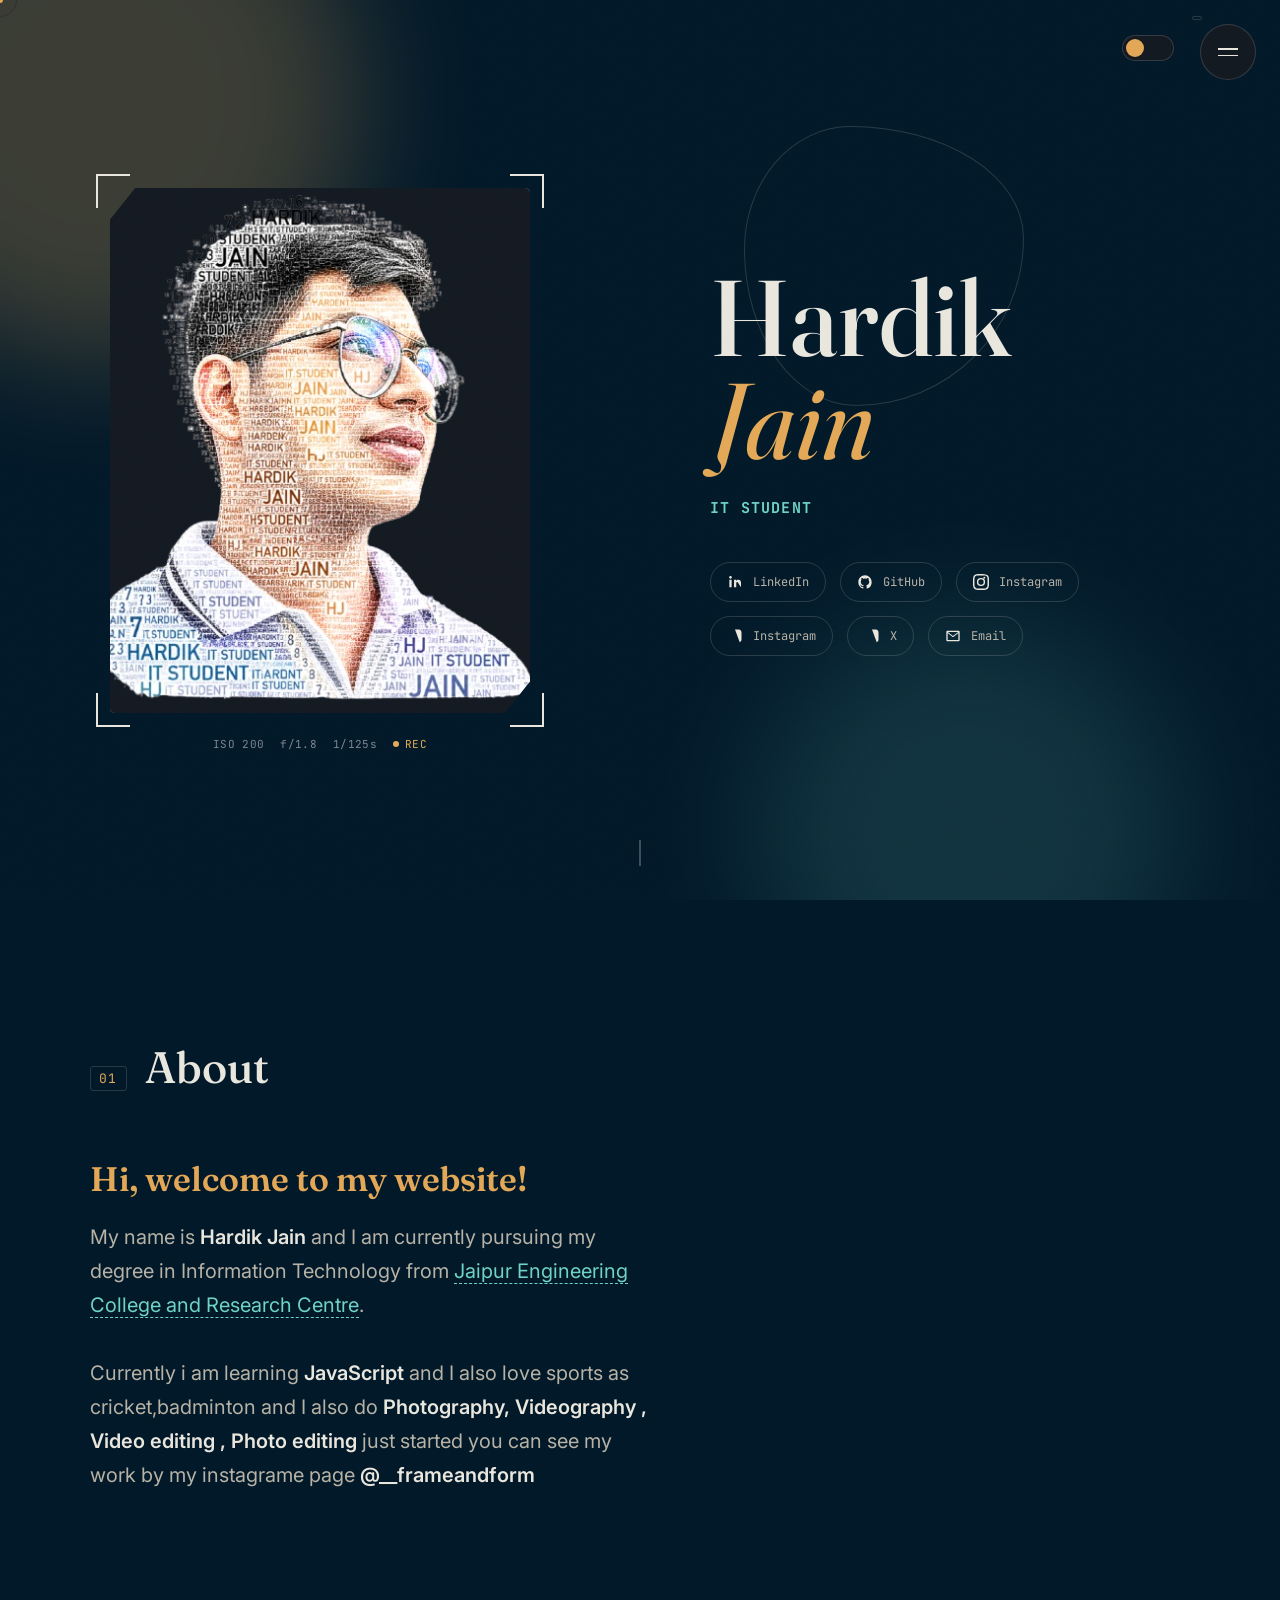
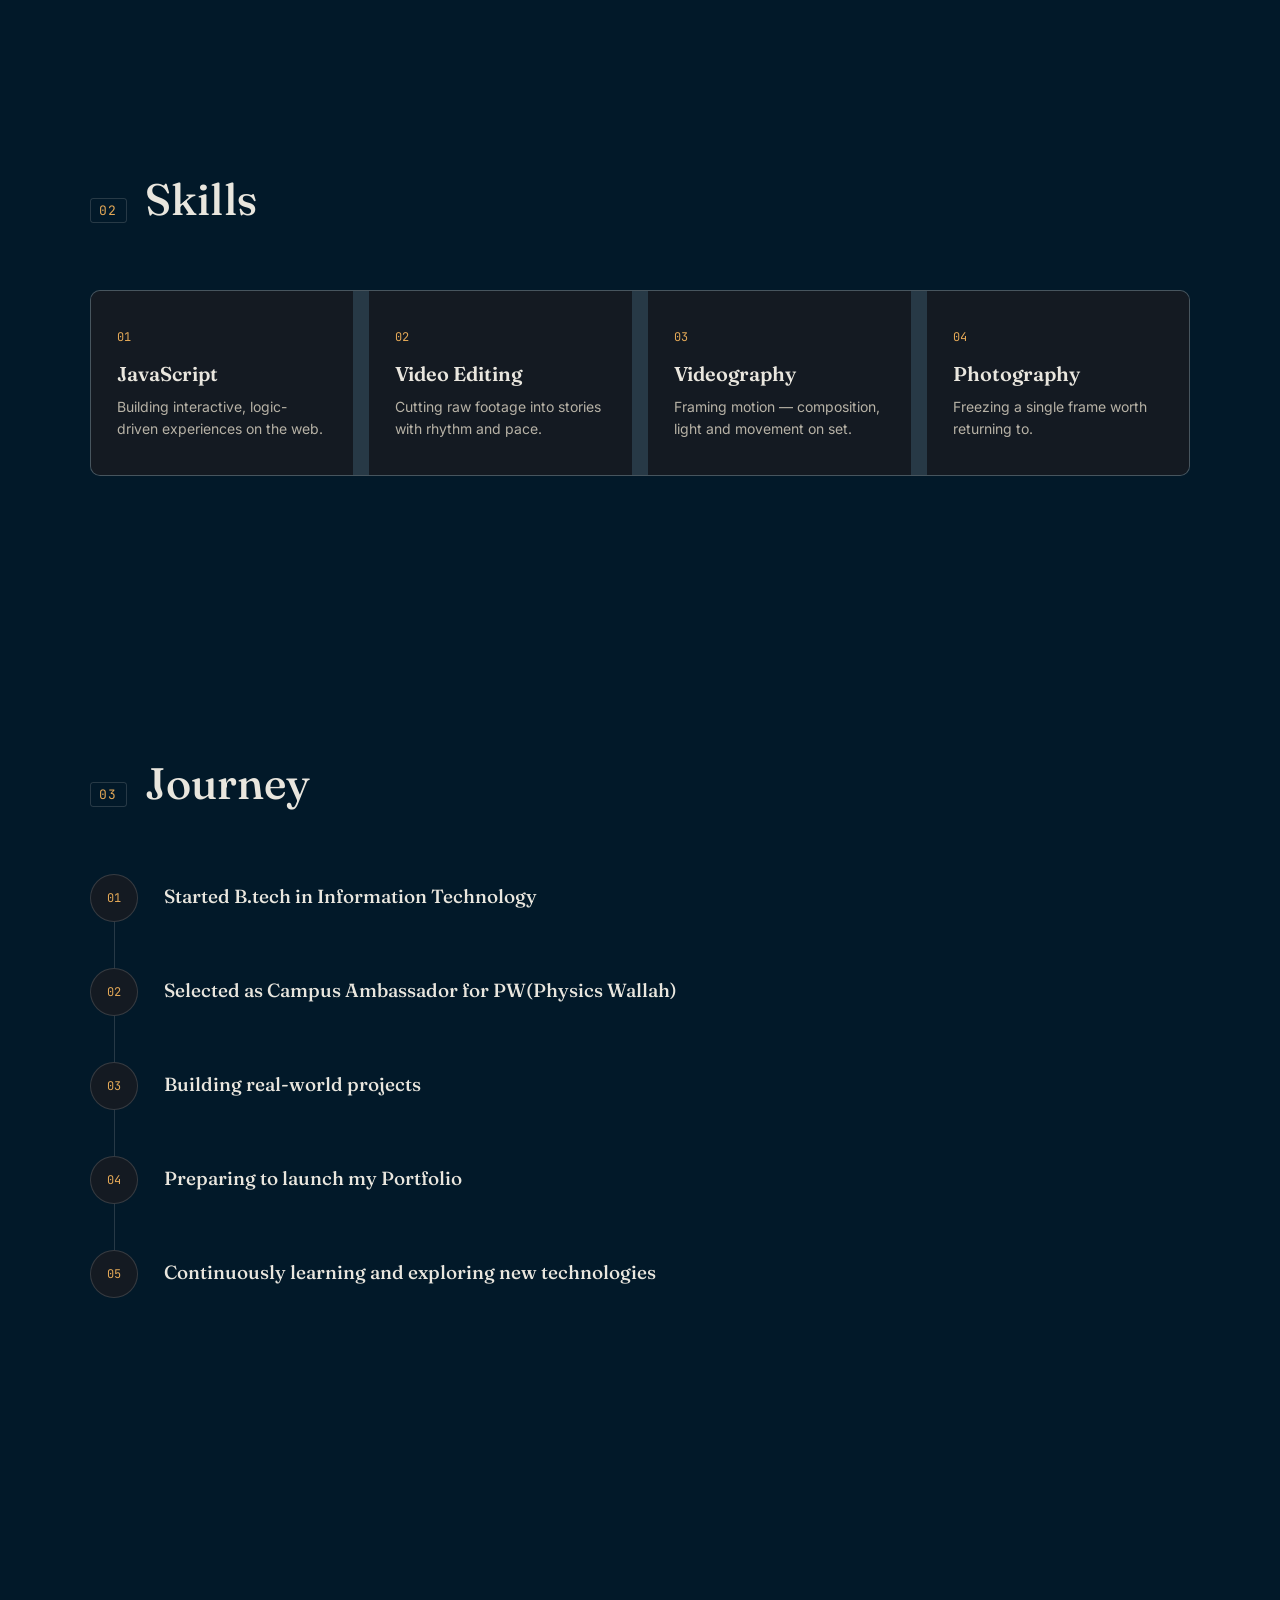
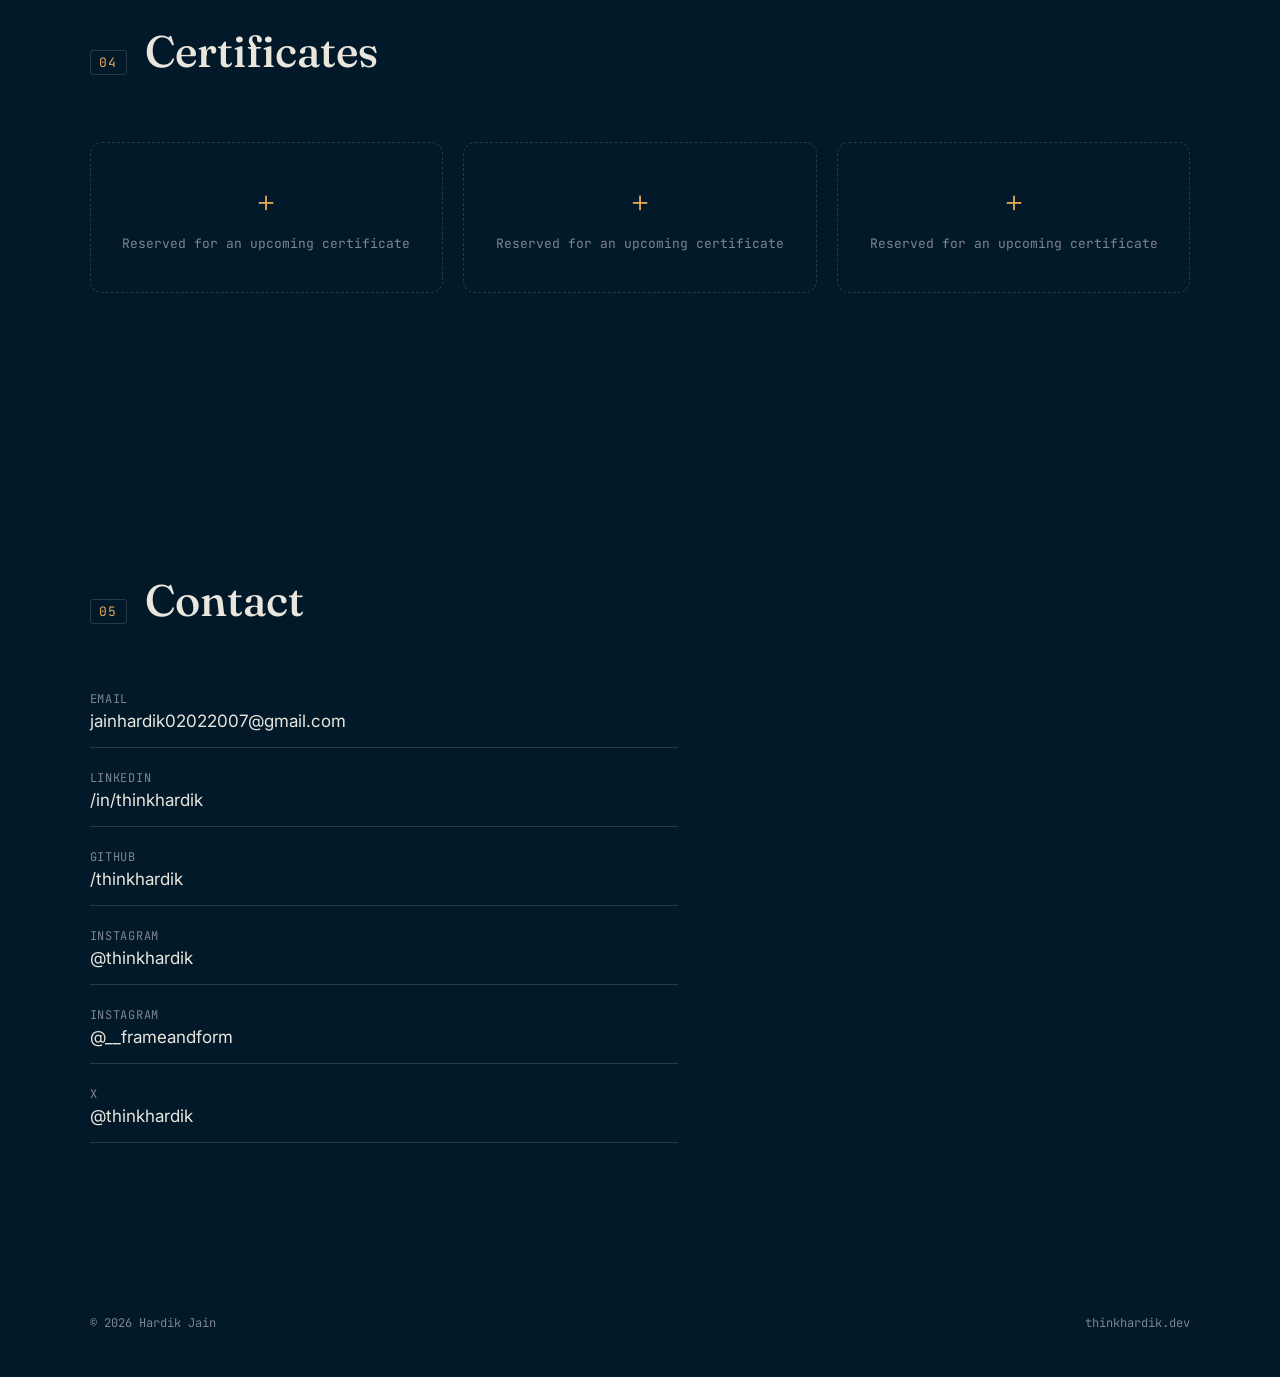
<file: index.html>
<!DOCTYPE html>
<html lang="en">
<head>
<meta charset="UTF-8">
<meta name="viewport" content="width=device-width, initial-scale=1.0">
<title>Hardik Jain | IT Student</title>
<meta name="description" content="Hardik Jain — IT student at JECRC, working across code, video and photography. Portfolio, journey and certificates.">

<link rel="preconnect" href="https://fonts.googleapis.com">
<link rel="preconnect" href="https://fonts.gstatic.com" crossorigin>
<link href="https://fonts.googleapis.com/css2?family=Fraunces:ital,opsz,wght@0,9..144,300;0,9..144,500;0,9..144,600;1,9..144,400;1,9..144,500&family=Inter:wght@300;400;500;600&family=JetBrains+Mono:wght@400;500&display=swap" rel="stylesheet">

<link rel="stylesheet" href="style.css">
</head>
<body>

<!-- custom cursor -->
<div class="cursor-dot" aria-hidden="true"></div>
<div class="cursor-ring" aria-hidden="true"></div>

<!-- floating nav trigger -->
<button class="nav-trigger" id="navTrigger" aria-label="Open navigation" aria-expanded="false">
  <span class="nav-trigger__frame"></span>
  <span class="nav-trigger__lines"><i></i><i></i></span>
</button>

<button class="theme-toggle" id="themeToggle" aria-label="Toggle light and dark mode">
  <span class="theme-toggle__track"><span class="theme-toggle__thumb"></span></span>
</button>

<!-- fullscreen nav -->
<nav class="fullnav" id="fullnav" aria-hidden="true">
  <ol class="fullnav__list">
    <li class="fullnav__item"><span class="fullnav__frame">00</span><a href="#home">Home</a></li>
    <li class="fullnav__item"><span class="fullnav__frame">01</span><a href="#about">About</a></li>
    <li class="fullnav__item"><span class="fullnav__frame">02</span><a href="#skills">Skills</a></li>
    <li class="fullnav__item"><span class="fullnav__frame">03</span><a href="#journey">Journey</a></li>
    <li class="fullnav__item"><span class="fullnav__frame">04</span><a href="#certificates">Certificates</a></li>
    <li class="fullnav__item"><span class="fullnav__frame">05</span><a href="#contact">Contact</a></li>
  </ol>
  <div class="fullnav__meta">
    <span>thinkhardik.dev</span>
    <span>Jaipur, Rajasthan</span>
    <span>Baran, Rajasthan</span>
  </div>
</nav>

<div class="grain" aria-hidden="true"></div>

<main>

  <!-- HERO -->
  <section class="hero" id="home">
    <div class="hero__bg" aria-hidden="true">
      <span class="hero__shape hero__shape--a"></span>
      <span class="hero__shape hero__shape--b"></span>
      <span class="hero__shape hero__shape--c"></span>
    </div>

    <div class="hero__frame-side">
      <div class="viewfinder" id="viewfinder">
        <span class="viewfinder__corner viewfinder__corner--tl"></span>
        <span class="viewfinder__corner viewfinder__corner--tr"></span>
        <span class="viewfinder__corner viewfinder__corner--bl"></span>
        <span class="viewfinder__corner viewfinder__corner--br"></span>
        <span class="viewfinder__glow" id="viewfinderGlow"></span>
        <div class="viewfinder__photo-wrap" id="tiltWrap">
          <img src="assets/images/hardik1-removebg-preview.png" alt="Portrait of Hardik Jain" class="viewfinder__photo">
          <span class="viewfinder__scan"></span>
        </div>
        <div class="viewfinder__exif">
          <span>ISO 200</span>
          <span>f/1.8</span>
          <span>1/125s</span>
          <span class="viewfinder__rec"><i></i>REC</span>
        </div>
        <span class="viewfinder__particles" id="particles"></span>
      </div>
    </div>

    <div class="hero__text-side">
      <p class="hero__eyebrow"></p>
      <h1 class="hero__name" id="heroName">
        <span class="hero__name-line" data-text="Hardik"></span>
        <span class="hero__name-line hero__name-line--accent" data-text="Jain">Jain</span>
      </h1>
      <p class="hero__role"><strong> IT Student</strong></p>

      <ul class="hero__socials">
        <li>
          <a href="https://www.linkedin.com/in/thinkhardik" target="_blank" rel="noopener" class="social-link" data-label="LinkedIn">
            <svg viewBox="0 0 24 24" class="social-link__icon"><path d="M6.94 8.5H3.56V20H6.94V8.5ZM5.25 7.02C6.37 7.02 7.28 6.11 7.28 5c0-1.12-.9-2.02-2.03-2.02C4.13 2.98 3.22 3.88 3.22 5c0 1.11.9 2.02 2.03 2.02ZM20.98 20H20.98V13.9c0-2.9-.62-5.13-4.01-5.13-1.63 0-2.72.89-3.17 1.74h-.05V8.5H10.5V20h3.38v-5.72c0-1.51.29-2.97 2.16-2。97 1.84 0 1。87 1。72 1。87 3。06V twenty h three。 zero seven z"/></svg>
            <span class="social-link__label">LinkedIn</span>
          </a>
        </li>
        <li>
          <a href="https://github.com/thinkhardik" target="_blank" rel="noopener" class="social-link" data-label="GitHub">
            <svg viewBox="0 0 24 24" class="social-link__icon"><path d="M12 2C6.48 2 2 6.58 2 12.19c0 4.49 2.87 8.3 6.84 9.65.5.1.68-.22.68-.49 0-.24-.01-1.03-.01-1.87-2.78.61-3.37-1.21-3.37-1.21-.45-1.17-1.11-1.48-1.11-1.48-.9-.63.07-.62.07-.62 1 .07 1.53 1.05 1.53 1.05.89 1.55 2.34 1.1 2.91.84.09-.66.35-1.1.63-1.36-2.22-.26-4.56-1.14-4.56-5.06 0-1.12.39-2.03 1.03-2.75-.1-.26-.45-1.31.1-2.73 0 0 .84-.27 2.75 1.05a9.3 9.3 0 0 1 5.01 0c1.9-1.32 2.75-1.05 2.75-1.05.55 1.42.2 2.47.1 2.73.64.72 1.03 1.63 1.03 2.75 0 3.93-2.34 4.79-4.57 5.05.36.32.68.94.68 1.9 0 1.37-.01 2.47-.01 2.81 0 .27.18.6.69.49A10.03 10.03 0 0 0 22 12.19C22 6.58 17.52 2 12 2Z"/></svg>
            <span class="social-link__label">GitHub</span>
          </a>
        </li>
        <li>
          <a href="https://www.Hardikinstagram.com/thinkhardik/" target="_blank" rel="noopener" class="social-link" data-label="Instagram">
            <svg viewBox="0 0 24 24" class="social-link__icon"><path d="M12 2.16c3.2 0 3.58.01 4.85.07 1.17.05 1.8.24 2.22.41.56.21.96.47 1.38.89.42.42.68.82.89 1.38.17.42.36 1.05.41 2.22.06 1.27.07 1.65.07 4.85s-.01 3.58-.07 4.85c-.05 1.17-.24 1.8-.41 2.22-.21.56-.47.96-.89 1.38-.42.42-.82.68-1.38.89-.42.17-1.05.36-2.22.41-1.27.06-1.65.07-4.85.07s-3.58-.01-4.85-.07c-1.17-.05-1.8-.24-2.22-.41-.56-.21-.96-.47-1.38-.89-.42-.42-.68-.82-.89-1.38-.17-.42-.36-1.05-.41-2.22-.06-1.27-.07-1.65-.07-4.85s.01-3.58.07-4.85c.05-1.17.24-1.8.41-2.22.21-.56.47-.96.89-1.38.42-.42.82-.68 1.38-.89.42-.17 1.05-.36 2.22-.41 1.27-.06 1.65-.07 4.85-.07ZM12 0C8.74 0 8.33.01 7.05.07c-1.28.06-2.15.26-2.91.56-.79.31-1.46.72-2.13 1.39-.67.67-1.08 1.34-1.39 2.13-.3.76-.5 1.63-.56 2.91C.01 8.33 0 8.74 0 12s.01 3.67.07 4.95c.06 1.28.26 2.15.56 2.91.31.79.72 1.46 1.39 2.13.67.67 1.34 1.08 2.13 1.39.76.3 1.63.5 2.91.56C8.33 23.99 8.74 24 12 24s3.67-.01 4.95-.07c1.28-.06 2.15-.26 2.91-.56.79-.31 1.46-.72 2.13-1.39.67-.67 1.08-1.34 1.39-2.13.3-.76.5-1.63.56-2.91.06-1.28.07-1.69.07-4.95s-.01-3.67-.07-4.95c-.06-1.28-.26-2.15-.56-2.91-.31-.79-.72-1.46-1.39-2.13C21.35 1.79 20.68 1.38 19.89 1.07c-.76-.3-1.63-.5-2.91-.56C15.67.01 15.26 0 12 0Zm0 5.84A6.16 6.16 0 1 0 18.16 12 6.16 6.16 0 0 0 12 5.84Zm0 10.16A4 4 0 1 1 16 12a4 4 0 0 1-4 4Zm6.41-10.4a1.44 1.44 0 1 1-1.44-1.44 1.44 1.44 0 0 1 1.44 1.44Z"/></svg>
            <span class="social-link__label">Instagram</span>
          </a>
        </li>
        <li>
          <a href="https://www.instagram.com/__frameandform/" target="_blank" rel="noopener" class="social-link" data-label="Instagram">
            <svg viewBox="0 0 24 24" class="social-link__icon"><path d="M12 2.16c3.2 0 3.58.01 4.85.07 1.17.05 1.8.24 2.22.41.56.21.96.47 1.38.89.42.42.68.82.89 1.38.17.42.36 1.05.41 2.22.06 1.27.07 1.65.07 4.85s-.01 3.58-.07 4.85c-.05 1.17-.24 1.8-.41 2.22-.21.56-.47.96-.89 1.38-.42.42-.82.68-1.38.89-.42.17-1.05.36-2.
22.41-1.27.06-1.65.07-4.85.07s-3.58-.01-4.85-.07c-1.17-.05-1.8-.24-2.22-.41-.56-.21-.96-.47-1.38-.89-.42-.42-.68-.82-.89-1.38-.17-.42-.36-1.05-.41-2.22C2.17 15.58 2.16 15.2 2.16 12s.01-3.58.07-4.85c.05-1.17.24-1.8.41-2.22.21-.56.47-.96.89-1.38C4 2.83 4.4 2.57 4.96 2.36c.42-.17 1.05-.36 2.22-.41C8.42 2.17 8.8 2.16 12 2.16Zm0 5A6 6 0 1 0 18 12a6 6 0 0 0-6-6Zm0 10A4 4 0 1 1 16 12a4 4 0 0 1-4 4Zm6-10a1 1 0 1 1-1-1 1 1 0 0 1 .99 1Z"/></svg>
            <span class="social-link__label">Instagram</span>
          </a>

        </li>
        <li>
          <a href="https://x.com/thinkhardik" target="_blank" rel="noopener" class="social-link" data-label="Instagram">
            <svg viewBox="0 0 24 24" class="social-link__icon"><path d="M12 2.16c3.2 0 3.58.01 4.85.07 1.17.05 1.8.24 2.22.41.56.21.96.47 1.38.89.42.42.68.82.89 1.38.17.42.36 1.05.41 2.22.06 1.27.07 1.65.07 4.85s-.01 3.58-.07 4.85c-.05 1.17-.24 1.8-.41 2.22-.21.56-.47.96-.89 1.38-.42.42-.82.68-1.38.89-.42.17-1.05.36-2.
22.41-1.27.06-1。 
65.07-4.85.07s-3.58-.01-4.85-.07c-1.17-.05-1.8-.24-2.22-.41-.56-.21-.96-.47-1.38-.89-.42-.42-.68-.82-.89-1.38-.17-.42-.36-1.05-.41-2.22C2.17 15.58 2.16 15.2 2.16 12s.01-3.58.07-4.85c.05-1.17.24-1.8.41-2.22.21-.56.47-.96.89-1.38C4 2.83 4.4 2.57 4.96 2.36c.42-.17 1.05-.36 2.22-.41C8.42 2.17 8.8 2.16 12 2.16Zm0 5A6 6 0 1 0 18 12a6 6 0 0 0-6-6Zm0 10A4 4 0 1 1 16 12a4 4 0 0 1-4 4Zm6-10a1 1 0 1 1-1-1 1 1 0 0 1 .99 1Z"/></svg>
            <span class="social-link__label">X</span>
          </a>
        </li>
        <li>
          <a href="mailto:jainhardik02022007@gmail.com" class="social-link" data-label="Email">
            <svg viewBox="0 0 24 24" class="social-link__icon"><path d="M2 5.5A1.5 1.5 0 0 1 3.5 4h17A1.5 1.5 0 0 1 22 5.5v13a1.5 1.5 0 0 1-1.5 1.5h-17A1.5 1.5 0 0 1 2 18.5v-13Zm2.2.5 7.8 6.1L19.8 6H4.2Zm15.8 1.6-7.44 5.83a1 1 0 0 1-1.22 0L4 7.6V18h16V7.6Z"/></svg>
            <span class="social-link__label">Email</span>
          </a>
        </li>
      </ul>
    </div>

    <span class="hero__scroll-cue">
      <span></span>
    </span>
  </section>
<!-- ABOUT --> 
 <section class="about" id="about">
    <div class="section-heading">
      <span class="section-heading__frame">01</span>
      <h2>About</h2>
    </div>
    <div class="about__content">
      <p class="about__lede">Hi, welcome to my website!</p>
      <p class="about__body">My name is <strong>Hardik Jain</strong> and I am currently pursuing my degree in Information Technology from <em>Jaipur Engineering College and Research Centre</em>.<br><br>Currently i am learning <strong>JavaScript</strong> and I also love sports as cricket,badminton and I also do <strong>Photography, Videography , Video editing , Photo editing</strong> just started you can see my work by my instagrame page <strong>@__frameandform</strong><div class=""></div> </p>
    </div>
  </section>

  <!-- SKILLS -->
  <section class="skills" id="skills">
    <div class="section-heading">
      <span class="section-heading__frame">02</span>
      <h2>Skills</h2>
    </div>
    <div class="skills__grid">
      <div class="skill-card" data-skill="JavaScript">
        <span class="skill-card__index">01</span>
        <h3>JavaScript</h3>
        <p>Building interactive, logic-driven experiences on the web.</p>
      </div>
      <div class="skill-card" data-skill="Video Editing">
        <span class="skill-card__index">02</span>
        <h3>Video Editing</h3>
        <p>Cutting raw footage into stories with rhythm and pace.</p>
      </div>
      <div class="skill-card" data-skill="Videography">
        <span class="skill-card__index">03</span>
        <h3>Videography</h3>
        <p>Framing motion — composition, light and movement on set.</p>
      </div>
      <div class="skill-card" data-skill="Photography">
        <span class="skill-card__index">04</span>
        <h3>Photography</h3>
        <p>Freezing a single frame worth returning to.</p>
      </div>
    </div>
  </section>

  <!-- JOURNEY -->
  <section class="journey" id="journey">
    <div class="section-heading">
      <span class="section-heading__frame">03</span>
      <h2>Journey</h2>
    </div>
    <ol class="timeline">
      <li class="timeline__item">
        <span class="timeline__frame">01</span>
        <div class="timeline__body">
          <h3>Started B.tech in Information Technology</h3>
        </div>
      </li>
      <li class="timeline__item">
        <span class="timeline__frame">02</span>
        <div class="timeline__body">
          <h3>Selected as Campus Ambassador for PW(Physics Wallah)</h3>
        </div>
      </li>
      <li class="timeline__item">
        <span class="timeline__frame">03</span>
        <div class="timeline__body">
          <h3>Building real-world projects</h3>
        </div>
      </li>
      <li class="timeline__item">
        <span class="timeline__frame">04</span>
        <div class="timeline__body">
          <h3>Preparing to launch my Portfolio</h3>
        </div>
      </li>
      <li class="timeline__item">
        <span class="timeline__frame">05</span>
        <div class="timeline__body">
          <h3>Continuously learning and exploring new technologies</h3>
        </div>
      </li>
    </ol>
  </section>

  <!-- CERTIFICATES -->
  <section class="certificates" id="certificates">
    <div class="section-heading">
      <span class="section-heading__frame">04</span>
      <h2>Certificates</h2>
    </div>
    <div class="certificates__grid">
      <div class="cert-card cert-card--empty">
        <span class="cert-card__seal">＋</span>
        <p>Reserved for an upcoming certificate</p>
      </div>
      <div class="cert-card cert-card--empty">
        <span class="cert-card__seal">＋</span>
        <p>Reserved for an upcoming certificate</p>
      </div>
      <div class="cert-card cert-card--empty">
        <span class="cert-card__seal">＋</span>
        <p>Reserved for an upcoming certificate</p>
      </div>
    </div>
  </section>

  <!-- CONTACT -->
  <section class="contact" id="contact">
    <div class="section-heading">
      <span class="section-heading__frame">05</span>
      <h2>Contact</h2>
    </div>
    <div class="contact__grid">
     
      <div class="contact__links">
        <a href="mailto:jainhardik02022007@gmail.com" class="contact__link"><span>Email</span>jainhardik02022007@gmail.com</a>
        <a href="https://www.linkedin.com/in/thinkhardik" target="_blank" rel="noopener" class="contact__link"><span>LinkedIn</span>/in/thinkhardik</a>
        <a href="https://github.com/thinkhardik" target="_blank" rel="noopener" class="contact__link"><span>GitHub</span>/thinkhardik</a>
        <a href="https://www.instagram.com/thinkhardik/" target="_blank" rel="noopener" class="contact__link"><span>Instagram</span>@thinkhardik</a>
        <a href="https://www.instagram.com/__frameandform/" target="_blank" rel="noopener" class="contact__link"><span>Instagram</span>@__frameandform</a>
        <a href="https://x.com/thinkhardik" target="_blank" rel="noopener" class="contact__link"><span>X</span>@thinkhardik</a>
      </div>
    </div>
  </section>

  <footer class="footer">
    <span>© 2026 Hardik Jain</span>
    <span>thinkhardik.dev</span>
  </footer>

</main>

<script src="script.js"></script>
</body>
</html>
</file>
<file: style.css>
/* ============================================================
   TOKENS
   ============================================================ */
:root{
  --bg: #021929;
  --surface: #141A22;
  --surface-2: #1A212B;
  --line: rgba(233,230,222,0.16);
  --text: #E9E6DE;
  --text-dim: #B7B2A6;
  --muted: #7D8492;
  --amber: #E3A857;
  --amber-soft: rgba(32, 29, 49, 0.35);
  --cyan: #6FD3C7;

  --font-display: "Fraunces", serif;
  --font-body: "Inter", -apple-system, sans-serif;
  --font-mono: "JetBrains Mono", monospace;

  --ease: cubic-bezier(.22,.68,0,1);
  --dur-s: .25s;
  --dur-m: .55s;
  --dur-l: 1s;
}

html[data-theme="light"]{
  --bg: #faf2c2ec;
  --surface: #FFFFFF;
  --surface-2: #F7F6F2;
  --line: rgba(63, 40, 40, 0.1);
  --text: #060707;
  --text-dim: #4A4E57;
  --muted: #767B84;
  --amber: #f05c06;
  --amber-soft: rgba(185,118,42,0.30);
  --cyan: #001aff;
}

*,*::before,*::after{ box-sizing:border-box; }
html{ scroll-behavior:smooth; }
body{
  margin:0;
  background:var(--bg);
  color:var(--text);
  font-family:var(--font-body);
  font-weight:400;
  overflow-x:hidden;
  cursor:none;
  transition:background var(--dur-m) var(--ease), color var(--dur-m) var(--ease);
}
@media (max-width: 860px){ body{ cursor:auto; } }
h1,h2,h3{ font-family:var(--font-display); margin:0; }
p{ margin:0; }
a{ color:inherit; text-decoration:none; }
img{ max-width:100%; display:block; }
button{ font-family:inherit; background:none; border:none; color:inherit; cursor:pointer; }
::selection{ background:var(--amber); color:#141A22; }

section{ position:relative; padding:min(14vw,140px) min(7vw,90px); }

.section-heading{
  display:flex; align-items:baseline; gap:18px;
  margin-bottom:clamp(36px,6vw,64px);
}
.section-heading__frame{
  font-family:var(--font-mono); font-size:13px; letter-spacing:.12em;
  color:var(--amber); border:1px solid var(--line); border-radius:3px;
  padding:3px 8px;
}
.section-heading h2{
  font-size:clamp(28px,4vw,44px); font-weight:500;
}

/* ============================================================
   CUSTOM CURSOR
   ============================================================ */
.cursor-dot,.cursor-ring{
  position:fixed; top:0; left:0; pointer-events:none; z-index:9999;
  border-radius:50%; transform:translate(-50%,-50%);
}
.cursor-dot{
  width:6px; height:6px; background:var(--amber);
}
.cursor-ring{
  width:34px; height:34px; border:1px solid var(--amber-soft);
  transition: width .25s var(--ease), height .25s var(--ease), border-color .25s var(--ease), background .25s var(--ease), transform .12s linear;
}
.cursor-ring.is-link{
  width:64px; height:64px; background:rgba(96, 133, 11, 0.08); border-color:var(--amber);
}
.cursor-ring::before{
  content:""; position:absolute; inset:0; margin:auto;
  width:4px; height:4px; background:transparent;
}
@media (max-width: 860px){ .cursor-dot,.cursor-ring{ display:none; } }

/* ============================================================
   THEME TOGGLE
   ============================================================ */
.theme-toggle{
  position:fixed; top:34px; right:100px; z-index:1200;
}
@media (max-width:640px){ .theme-toggle{ right:78px; top:24px; } }
.theme-toggle__track{
  display:flex; align-items:center; width:52px; height:26px; border-radius:20px;
  border:1px solid var(--line); background:var(--surface); padding:3px;
}
.theme-toggle__thumb{
  width:18px; height:18px; border-radius:50%; background:var(--amber);
  transition:transform var(--dur-s) var(--ease);
}
html[data-theme="light"] .theme-toggle__thumb{ transform:translateX(26px); }

/* ============================================================
   FLOATING NAV TRIGGER
   ============================================================ */
.nav-trigger{
  position:fixed; top:24px; right:24px; z-index:1200;
  width:56px; height:56px; border-radius:50%;
  background:var(--surface); border:1px solid var(--line);
  display:flex; flex-direction:column; align-items:center; justify-content:center; gap:6px;
  transition:background var(--dur-s) var(--ease), border-color var(--dur-s) var(--ease);
}
.nav-trigger:hover{ border-color:var(--amber); }
.nav-trigger__frame{
  position:absolute; top:-9px; left:-9px; font-family:var(--font-mono); font-size:10px;
  color:var(--amber); background:var(--bg); border:1px solid var(--line); border-radius:3px;
  padding:1px 4px;
}
.nav-trigger__lines{ display:flex; flex-direction:column; gap:5px; }
.nav-trigger__lines i{
  display:block; width:20px; height:1.5px; background:var(--text);
  transition:transform var(--dur-s) var(--ease), opacity var(--dur-s) var(--ease);
}
.nav-trigger.is-open .nav-trigger__lines i:first-child{ transform:translateY(3.25px) rotate(45deg); }
.nav-trigger.is-open .nav-trigger__lines i:last-child{ transform:translateY(-3.25px) rotate(-45deg); }

/* ============================================================
   FULLSCREEN NAV
   ============================================================ */
.fullnav{
  position:fixed; inset:0; z-index:1100;
  background:var(--bg);
  display:flex; flex-direction:column; justify-content:center;
  padding:min(10vw,110px);
  clip-path:circle(2% at calc(100% - 50px) 50px);
  transition:clip-path .7s var(--ease);
  pointer-events:none;
}
.fullnav.is-open{ clip-path:circle(150% at calc(100% - 50px) 50px); pointer-events:auto; }
.fullnav__list{ list-style:none; margin:0; padding:0; }
.fullnav__item{
  display:flex; align-items:baseline; gap:22px; padding:14px 0;
  border-bottom:1px solid var(--line);
  opacity:0; transform:translateY(24px);
  transition:opacity .5s var(--ease), transform .5s var(--ease);
}
.fullnav.is-open .fullnav__item{ opacity:1; transform:translateY(0); }
.fullnav.is-open .fullnav__item:nth-child(1){ transition-delay:.08s; }
.fullnav.is-open .fullnav__item:nth-child(2){ transition-delay:.14s; }
.fullnav.is-open .fullnav__item:nth-child(3){ transition-delay:.20s; }
.fullnav.is-open .fullnav__item:nth-child(4){ transition-delay:.26s; }
.fullnav.is-open .fullnav__item:nth-child(5){ transition-delay:.32s; }
.fullnav.is-open .fullnav__item:nth-child(6){ transition-delay:.38s; }
.fullnav__frame{ font-family:var(--font-mono); font-size:14px; color:var(--amber); width:34px; }
.fullnav__item a{
  font-family:var(--font-display); font-size:clamp(30px,6vw,64px); font-weight:500;
  position:relative;
}
.fullnav__item a::after{
  content:""; position:absolute; left:0; bottom:2px; width:100%; height:1px; background:var(--amber);
  transform:scaleX(0); transform-origin:left; transition:transform .35s var(--ease);
}
.fullnav__item a:hover::after{ transform:scaleX(1); }
.fullnav__meta{
  position:absolute; bottom:min(6vw,60px); left:min(10vw,110px); right:min(10vw,110px);
  display:flex; justify-content:space-between; font-family:var(--font-mono); font-size:12px; color:var(--muted);
}

/* ============================================================
   GRAIN / NOISE OVERLAY
   ============================================================ */
.grain{
  position:fixed; inset:0; z-index:5; pointer-events:none; opacity:.035; mix-blend-mode:overlay;
  background-image:url("data:image/svg+xml,%3Csvg xmlns='http://www.w3.org/2000/svg' width='120' height='120'%3E%3Cfilter id='n'%3E%3CfeTurbulence type='fractalNoise' baseFrequency='0.9' numOctaves='2' stitchTiles='stitch'/%3E%3C/filter%3E%3Crect width='100%25' height='100%25' filter='url(%23n)'/%3E%3C/svg%3E");
}

/* ============================================================
   HERO
   ============================================================ */
.hero{
  min-height:100vh; padding:0;
  display:grid; grid-template-columns:1fr 1fr; align-items:center;
  overflow:hidden;
}
.hero__bg{ position:absolute; inset:0; z-index:0; }
.hero__shape{ position:absolute; border-radius:50%; filter:blur(60px); opacity:.25; }
.hero__shape--a{ width:520px; height:520px; background:var(--amber); top:-160px; left:-160px; }
.hero__shape--b{ width:420px; height:420px; background:var(--cyan); bottom:-140px; right:8%; opacity:.14; }
.hero__shape--c{ width:280px; height:280px; border:1px solid var(--line); border-radius:38% 62% 60% 40%/44% 40% 60% 56%; top:14%; right:20%; filter:none; opacity:1; animation:driftShape 18s ease-in-out infinite; }
@keyframes driftShape{ 0%,100%{ transform:translate(0,0) rotate(0deg);} 50%{ transform:translate(-14px,18px) rotate(12deg);} }

.hero__frame-side{
  position:relative; z-index:2; display:flex; align-items:center; justify-content:center;
  padding:min(6vw,70px);
}
.hero__text-side{
  position:relative; z-index:2; padding:min(6vw,70px);
}
.hero__eyebrow{
  font-family:var(--font-mono); font-size:12px; letter-spacing:.14em; color:var(--muted);
  margin-bottom:22px; text-transform:uppercase;
}
.hero__name{
  font-size:clamp(52px,8.4vw,108px); line-height:.96; font-weight:500;
}
.hero__name-line{
  display:block; position:relative; cursor:default;
}
.hero__name-line--accent{ font-style:italic; color:var(--amber); font-weight:400; }
.hero__name-line{ transition:letter-spacing .4s var(--ease); }
.hero__name-line:hover{ letter-spacing:.01em; }
.hero__name-line span.letter{ display:inline-block; transition:transform .3s var(--ease), color .3s var(--ease); }

.hero__role{
  font-family:var(--font-mono); font-size:15px; letter-spacing:.08em; color:var(--cyan);
  margin-top:26px; text-transform:uppercase;
}
.hero__tagline{
  font-size:clamp(17px,1.6vw,20px); color:var(--text-dim); margin-top:14px; max-width:34ch;
}

.hero__socials{
  list-style:none; margin:44px 0 0; padding:0; display:flex; gap:14px; flex-wrap:wrap;
}
.social-link{
  display:flex; align-items:center; gap:10px; padding:11px 16px;
  border:1px solid var(--line); border-radius:30px; position:relative; overflow:hidden;
  transition:border-color var(--dur-s) var(--ease), transform var(--dur-s) var(--ease);
}
.social-link:hover{ border-color:var(--amber); transform:translateY(-3px); }
.social-link__icon{ width:16px; height:16px; fill:var(--text); transition:fill var(--dur-s) var(--ease), transform var(--dur-s) var(--ease); }
.social-link:hover .social-link__icon{ fill:var(--amber); transform:rotate(-8deg) scale(1.1); }
.social-link__label{ font-family:var(--font-mono); font-size:12px; color:var(--text-dim); }

.hero__scroll-cue{
  position:absolute; bottom:34px; left:50%; transform:translateX(-50%); z-index:2;
  display:flex; flex-direction:column; align-items:center; gap:8px;
  font-family:var(--font-mono); font-size:11px; letter-spacing:.1em; color:var(--muted);
}
.hero__scroll-cue span{ width:1px; height:26px; background:var(--muted); position:relative; overflow:hidden; }
.hero__scroll-cue span::after{
  content:""; position:absolute; top:-100%; left:0; width:100%; height:100%; background:var(--amber);
  animation:scrollLine 2.2s ease-in-out infinite;
}
@keyframes scrollLine{ 0%{ top:-100%; } 50%{ top:0; } 100%{ top:100%; } }

/* ---- viewfinder (portrait frame) ---- */
.viewfinder{
  position:relative; width:min(78vw,420px); aspect-ratio:4/5;
  perspective:900px;
}
.viewfinder__corner{
  position:absolute; width:34px; height:34px; z-index:3;
  border-color:var(--amber); transition:border-color .3s var(--ease), width .3s var(--ease), height .3s var(--ease);
}
.viewfinder__corner--tl{ top:-14px; left:-14px; border-top:2px solid; border-left:2px solid; }
.viewfinder__corner--tr{ top:-14px; right:-14px; border-top:2px solid; border-right:2px solid; }
.viewfinder__corner--bl{ bottom:-14px; left:-14px; border-bottom:2px solid; border-left:2px solid; }
.viewfinder__corner--br{ bottom:-14px; right:-14px; border-bottom:2px solid; border-right:2px solid; }
.viewfinder.is-active .viewfinder__corner{ width:44px; height:44px; }

.viewfinder__photo-wrap{
  position:relative; width:100%; height:100%; border-radius:6px; overflow:hidden;
  clip-path:polygon(6% 0%, 100% 0%, 100% 94%, 94% 100%, 0% 100%, 0% 6%);
  transform-style:preserve-3d; will-change:transform;
  transition:transform .5s var(--ease);
  box-shadow:0 30px 70px -20px rgba(0,0,0,.55), 0 0 0 1px var(--line);
  background:var(--surface);
}
.viewfinder__photo{ width:100%; height:100%; object-fit:cover; filter:saturate(1.02) contrast(1.02); }
.viewfinder__scan{
  position:absolute; left:0; right:0; height:26%; top:-30%;
  background:linear-gradient(180deg, transparent, rgba(227,168,87,0.16), transparent);
  pointer-events:none; opacity:0; transition:opacity .3s var(--ease);
}
.viewfinder.is-active .viewfinder__scan{ opacity:1; animation:scanMove 2.6s linear infinite; }
@keyframes scanMove{ 0%{ top:-30%; } 100%{ top:104%; } }

.viewfinder__glow{
  position:absolute; width:260px; height:260px; border-radius:50%; pointer-events:none; z-index:2;
  background:radial-gradient(circle, rgba(227,168,87,.35), transparent 70%);
  transform:translate(-50%,-50%); opacity:0; transition:opacity .3s var(--ease); mix-blend-mode:screen;
}
.viewfinder.is-active .viewfinder__glow{ opacity:1; }

.viewfinder__exif{
  position:absolute; left:0; right:0; bottom:-38px; display:flex; gap:16px; justify-content:center;
  font-family:var(--font-mono); font-size:11px; color:var(--muted); letter-spacing:.03em;
}
.viewfinder__rec{ display:flex; align-items:center; gap:6px; color:var(--amber); }
.viewfinder__rec i{ width:6px; height:6px; border-radius:50%; background:var(--amber); animation:blink 1.4s ease-in-out infinite; }
@keyframes blink{ 0%,100%{ opacity:1; } 50%{ opacity:.25; } }

.viewfinder__particles{ position:absolute; inset:-40px; pointer-events:none; z-index:3; }
.particle{
  position:absolute; width:3px; height:3px; border-radius:50%; background:var(--amber);
  opacity:0; animation:particleFloat 1.6s ease-out forwards;
}
@keyframes particleFloat{
  0%{ opacity:.9; transform:translate(0,0) scale(1); }
  100%{ opacity:0; transform:translate(var(--px,10px),var(--py,-30px)) scale(.3); }
}

@media (max-width: 900px){
  .hero{ grid-template-columns:1fr; padding-top:70px; }
  .hero__frame-side{ order:1; padding-bottom:20px; }
  .hero__text-side{ order:2; text-align:center; }
  .hero__socials{ justify-content:center; }
  .viewfinder{ width:min(70vw,340px); }
}

/* ============================================================
   ABOUT
   ============================================================ */

   h2.about__heading{ font-family:var(--font-display); font-style:normal; font-size:clamp(26px,3vw,34px); color:var(--amber); margin-bottom:14px; }
.about__lede{
  font-family:var(--font-display); font-style:normal;font-weight:600; font-size:clamp(24px,3vw,34px); color:var(--amber);
  margin-bottom:20px;
}
.about__body{
font-size:clamp(18px,2.2vw,20px); line-height:1.7em; color:var(--text-dim); max-width:44ch;
}
.about__body strong{ color:var(--text); font-weight:600; }
.about__body em{ color:var(--cyan); font-style:normal; border-bottom:1px dashed var(--cyan); }

/* ============================================================
   SKILLS
   ============================================================ */
.skills__grid{
  display:grid; grid-template-columns:repeat(auto-fit,minmax(220px,1fr)); gap: 16px;
  background:var(--line); border:1px solid var(--line); border-radius:10px; overflow:hidden;
}
.skill-card{
  background:var(--surface); padding:34px 26px; position:relative;
  transition:transform .3s var(--ease), background .3s var(--ease) , box-shadow .3s var(--ease); 
}
.skill-card:hover{ background:var(--surface-2); transform:translateY(-6px); box-shadow:0 10px 20px rgba(0,0,0,.1); }
.skill-card__index{ font-family:var(--font-mono); font-size:12px; color:var(--amber); }
.skill-card h3{ font-size:20px; font-weight:600; margin:16px 0 10px; }
.skill-card p{ font-size:14px; color:var(--text-dim); line-height:1.6; }

/* ============================================================
   JOURNEY / TIMELINE
   ============================================================ */
.timeline{ list-style:none; margin:0; padding:0; max-width:640px; position:relative; }
.timeline::before{
  content:""; position:absolute; left:24px; top:8px; bottom: 48px; width:1px; background:var(--line);
}
.timeline__item{
  display:flex; gap:26px; padding:0 0 46px; position:relative; opacity:0; transform:translateX(-16px);
  transition:opacity .6s var(--ease), transform .6s var(--ease);
}
.timeline__item.is-visible{ opacity:1; transform:translateX(0); }
.timeline__frame{
  flex:none; width:48px; height:48px; border-radius:50%; background:var(--surface);
  border:1px solid var(--line); display:flex; align-items:center; justify-content:center;
  font-family:var(--font-mono); font-size:12px; color:var(--amber); z-index:1;
}
.timeline__body h3{ font-size:19px; font-weight:500; padding-top:10px; }

/* ============================================================
   CERTIFICATES
   ============================================================ */
.certificates__grid{
  display:grid; grid-template-columns:repeat(auto-fit,minmax(220px,1fr)); gap:20px;
}
.cert-card{
  border:1px dashed var(--line); border-radius:12px; padding:40px 24px; text-align:center;
  color:var(--muted); transition:border-color .3s var(--ease), transform .3s var(--ease);
}
.cert-card:hover{ border-color:var(--amber); transform:translateY(-4px); }
.cert-card__seal{
  display:block; font-size:28px; color:var(--amber); margin-bottom:14px;
}
.cert-card p{ font-size:13px; font-family:var(--font-mono); }

/* ============================================================
   CONTACT
   ============================================================ */
.contact__grid{ display:grid; grid-template-columns:1.3fr 1fr; gap:60px; }
@media (max-width:860px){ .contact__grid{ grid-template-columns:1fr; } }
.contact__form{ display:flex; flex-direction:column; gap:22px; }
.field{ display:flex; flex-direction:column; gap:8px; }
.field span{ font-family:var(--font-mono); font-size:12px; color:var(--muted); letter-spacing:.05em; }
.field input,.field textarea{
  background:transparent; border:none; border-bottom:1px solid var(--line); color:var(--text);
  font-family:var(--font-body); font-size:16px; padding:10px 2px; resize:vertical;
  transition:border-color .25s var(--ease);
}
.field input:focus,.field textarea:focus{ outline:none; border-color:var(--amber); }
.btn-send{
  align-self:flex-start; margin-top:10px; padding:14px 30px; border:1px solid var(--text);
  border-radius:30px; font-size:14px; letter-spacing:.03em; position:relative; overflow:hidden;
}
.btn-send span{ position:relative; z-index:1; }
.btn-send::before{
  content:""; position:absolute; inset:0; background:var(--amber); transform:translateY(101%);
  transition:transform .35s var(--ease);
}
.btn-send:hover{ border-color:var(--amber); color:#141A22; }
.btn-send:hover::before{ transform:translateY(0); }
.contact__status{ font-family:var(--font-mono); font-size:13px; color:var(--cyan); min-height:1em; }

.contact__links{ display:flex; flex-direction:column; gap:22px; }
.contact__link{
  display:flex; flex-direction:column; gap:4px; padding-bottom:16px; border-bottom:1px solid var(--line);
  font-size:17px; transition:color .25s var(--ease), padding-left .25s var(--ease);
}
.contact__link span{ font-family:var(--font-mono); font-size:12px; color:var(--muted); text-transform:uppercase; letter-spacing:.06em; }
.contact__link:hover{ color:var(--amber); padding-left:8px; }

.footer{
  display:flex; justify-content:space-between; padding:32px min(7vw,90px) 46px;
  font-family:var(--font-mono); font-size:12px; color:var(--muted);
}

/* ============================================================
   SCROLL REVEAL
   ============================================================ */
[data-reveal]{ opacity:0; transform:translateY(28px); transition:opacity .7s var(--ease), transform .7s var(--ease); }
[data-reveal].is-visible{ opacity:1; transform:translateY(0); }

/* ============================================================
   REDUCED MOTION
   ============================================================ */
@media (prefers-reduced-motion: reduce){
  *,*::before,*::after{ animation-duration:.001ms !important; transition-duration:.001ms !important; }
  html{ scroll-behavior:auto; }
}
</file>
